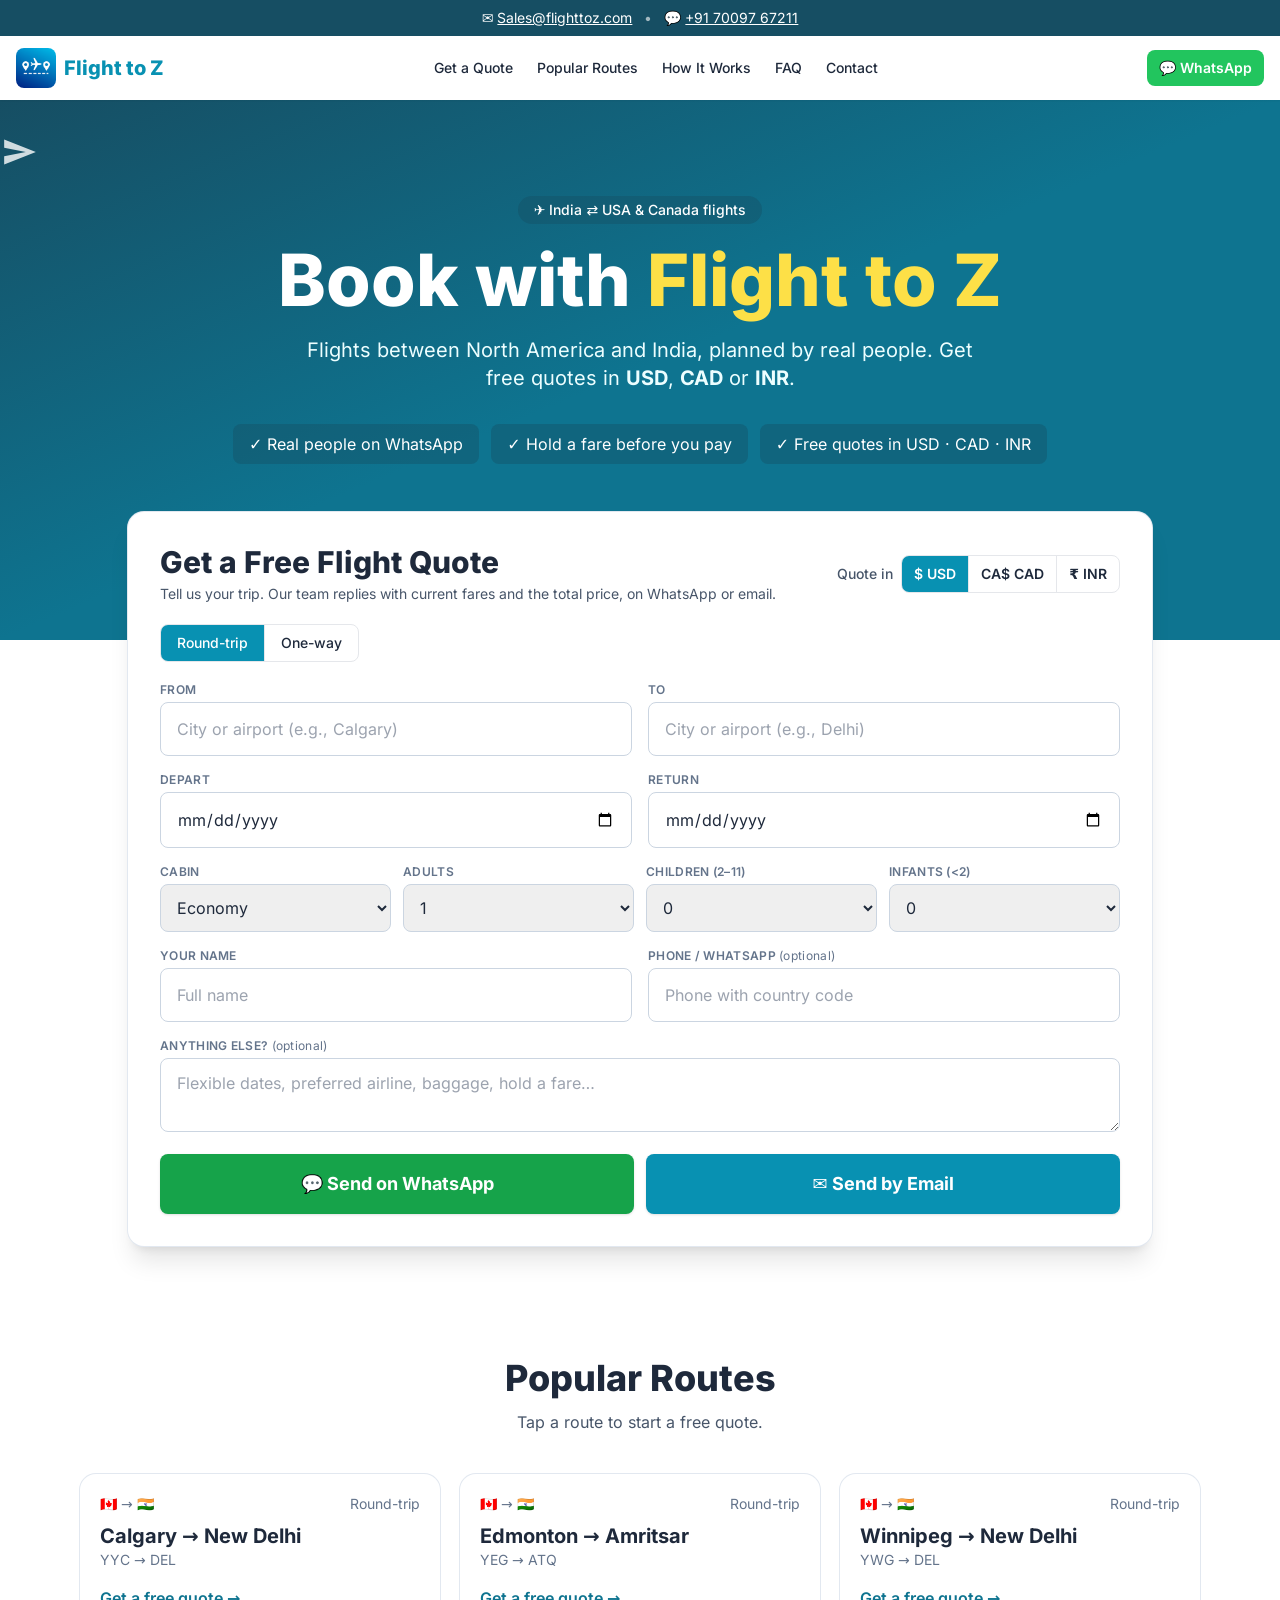
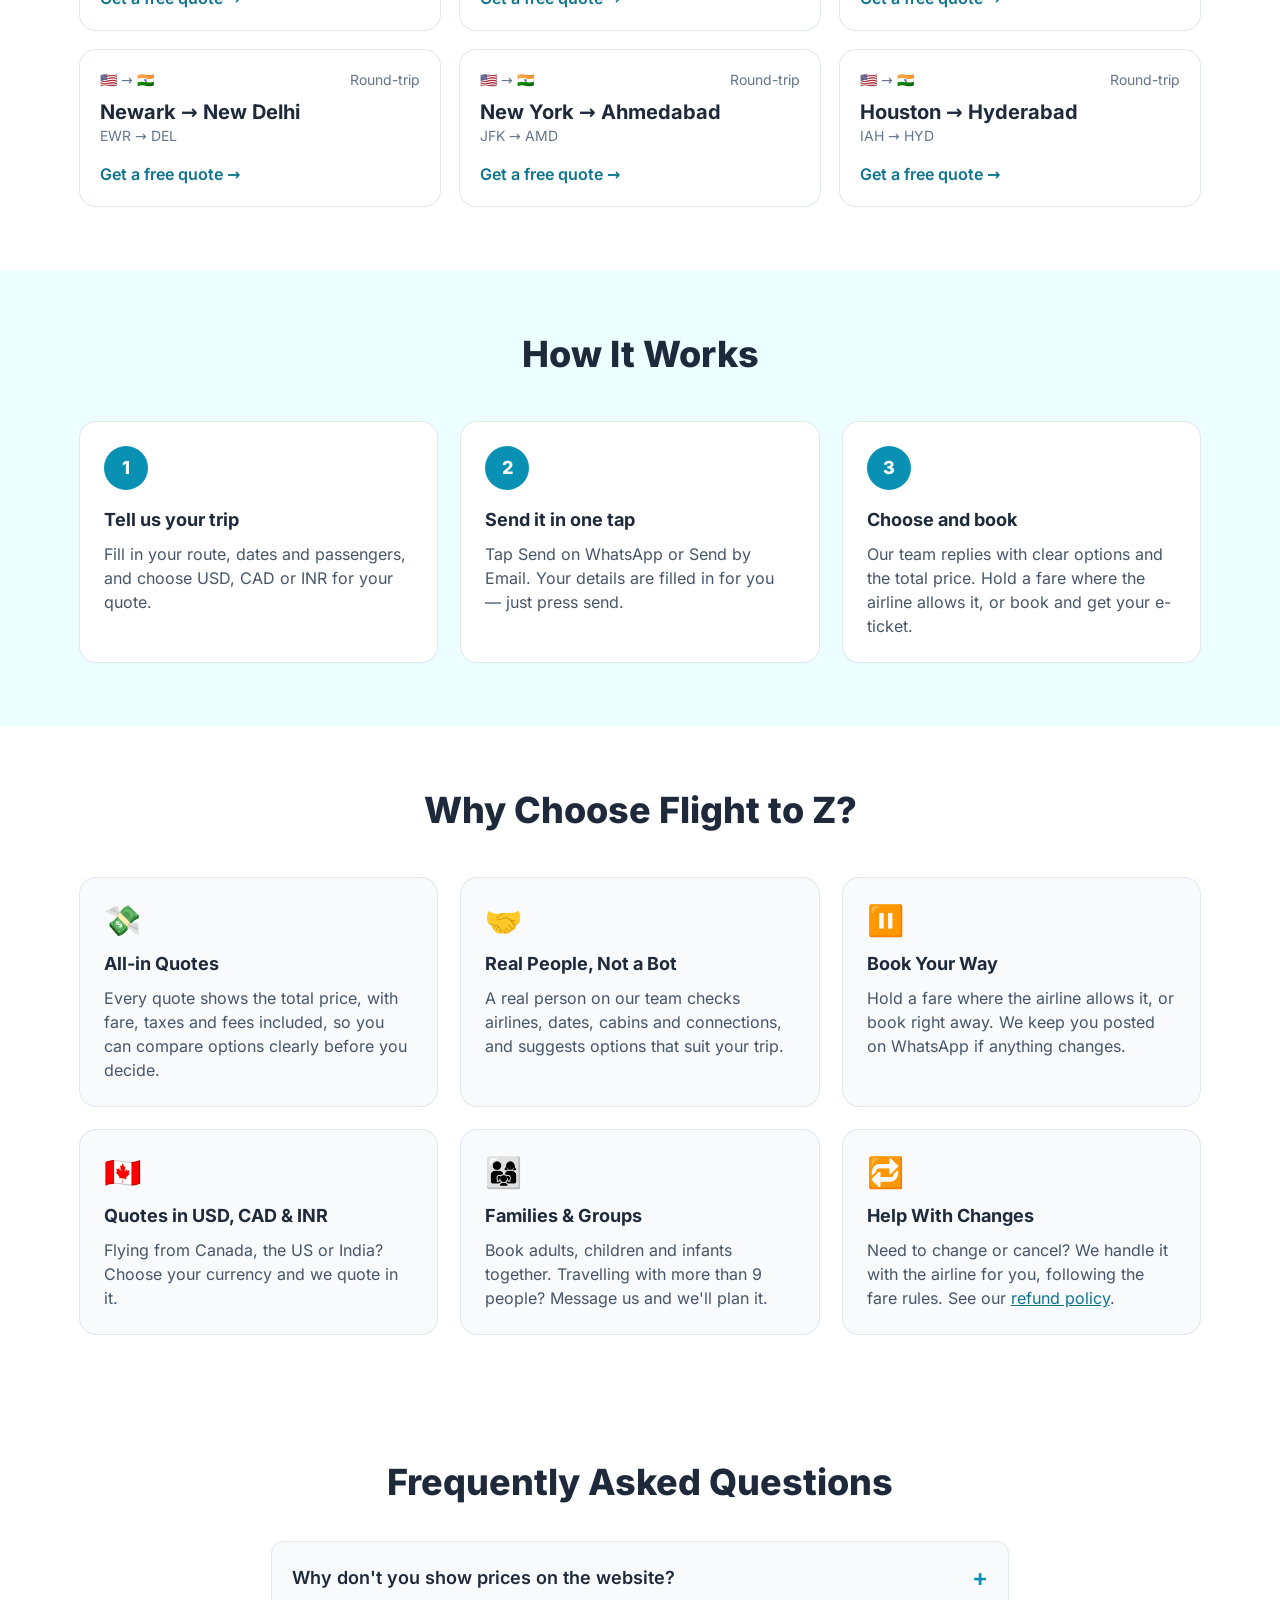
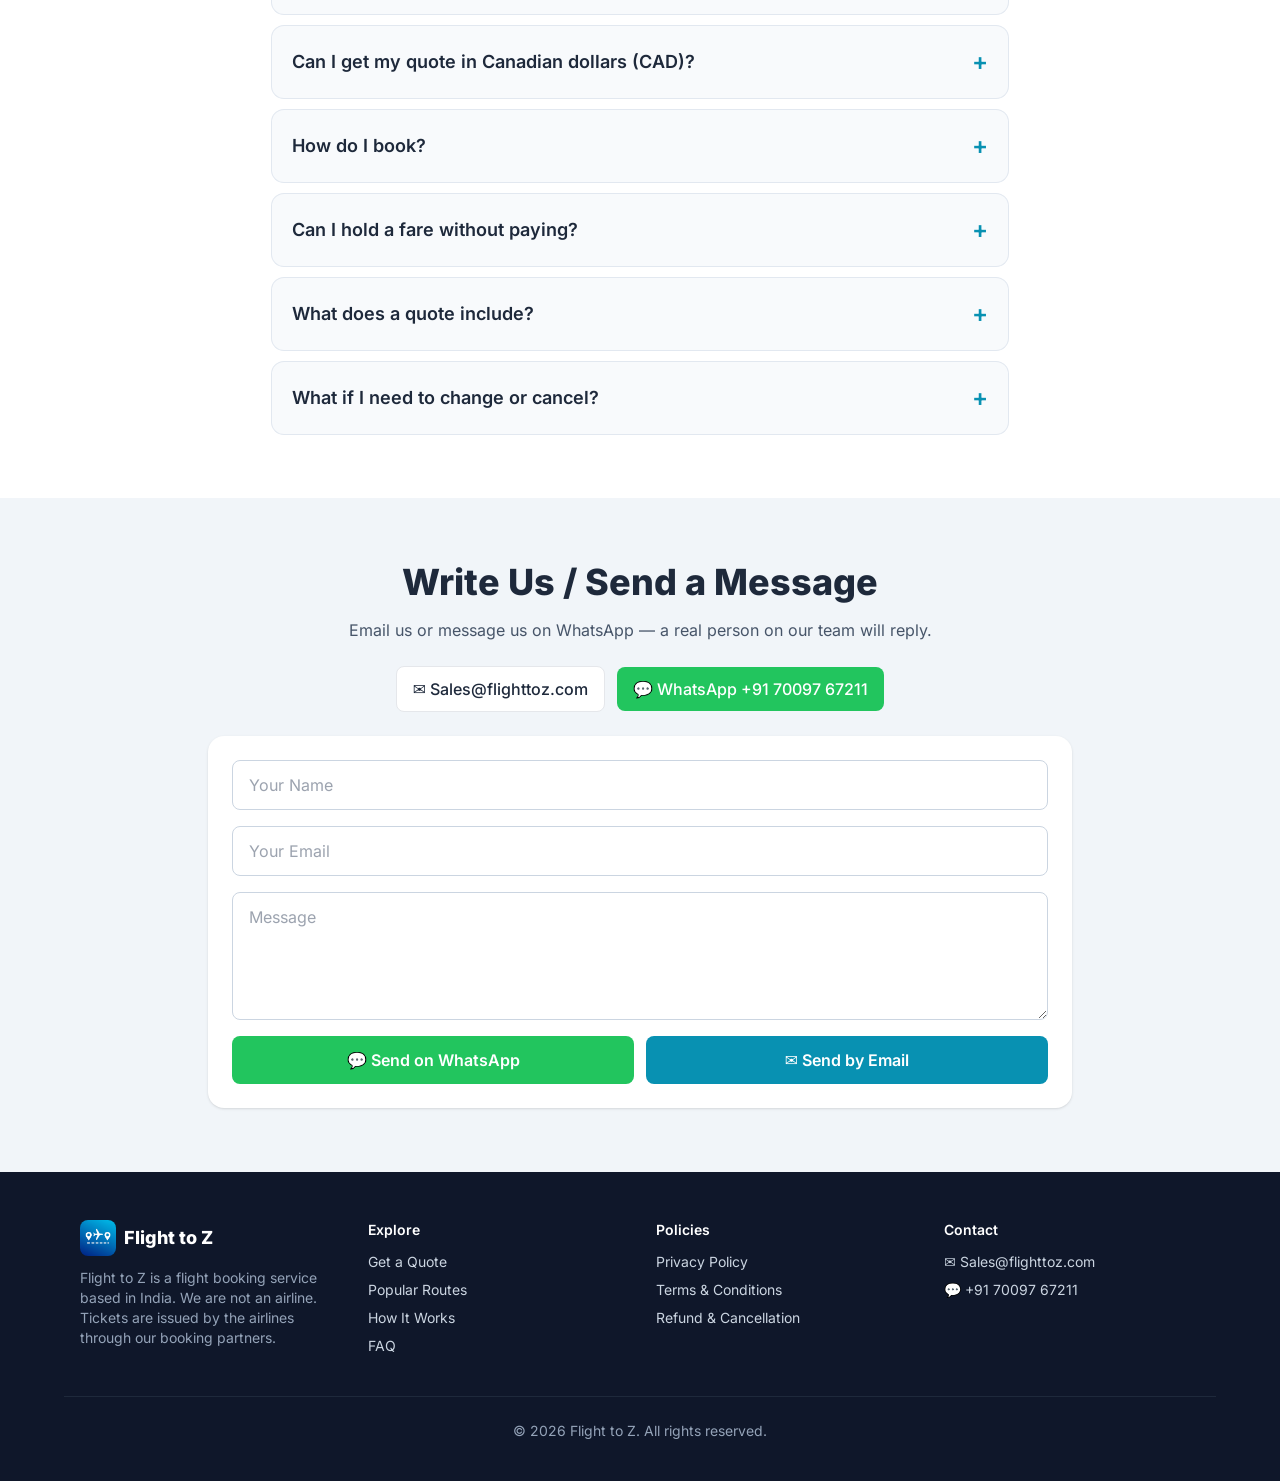
<file: index.html>
<!DOCTYPE html>
<html lang="en">
<head>
  <meta charset="UTF-8" />
  <meta name="viewport" content="width=device-width, initial-scale=1.0"/>
  <meta http-equiv="Content-Security-Policy" content="default-src 'self'; script-src 'self'; style-src 'self'; img-src 'self' data:; font-src 'self'; connect-src 'none'; object-src 'none'; frame-src 'none'; base-uri 'none'; form-action 'none'">
  <meta name="referrer" content="strict-origin-when-cross-origin">
  <title>Flight to Z – Smart Flight Booking</title>
  <meta name="description" content="Flight to Z – Flight bookings between India, the USA and Canada, planned by real people. Free quotes in USD, CAD and INR from real experts on WhatsApp or email." />
  <link rel="canonical" href="https://flighttoz.com/" />
  <link rel="icon" href="favicon.ico" />
  <meta name="theme-color" content="#0891b2" />

  <!-- Social share preview (WhatsApp, Facebook, X, LinkedIn) -->
  <meta property="og:type" content="website" />
  <meta property="og:site_name" content="Flight to Z" />
  <meta property="og:title" content="Flight to Z – Smart Flight Booking" />
  <meta property="og:description" content="Flight bookings planned by real people. Free quotes in USD, CAD and INR on WhatsApp or email." />
  <meta property="og:url" content="https://flighttoz.com/" />
  <meta property="og:image" content="https://flighttoz.com/logo.png" />
  <meta name="twitter:card" content="summary" />

  <script type="application/ld+json">
  {
    "@context": "https://schema.org",
    "@type": "TravelAgency",
    "name": "Flight to Z",
    "url": "https://flighttoz.com/",
    "logo": "https://flighttoz.com/logo.png",
    "email": "Sales@flighttoz.com",
    "telephone": "+91-70097-67211",
    "currenciesAccepted": "USD, CAD, INR"
  }
  </script>

  <link rel="preload" href="assets/fonts/inter-latin-400-normal.woff2" as="font" type="font/woff2" crossorigin>
  <link rel="stylesheet" href="assets/css/site.css">
</head>
<body class="font-sans text-slate-800 bg-white antialiased">

  <!-- Top Bar -->
  <div class="bg-brand-900 text-white text-sm text-center py-2 px-4">
    ✉️ <a href="mailto:Sales@flighttoz.com" class="underline">Sales@flighttoz.com</a>
    <span class="mx-2 opacity-60">•</span>
    💬 <a href="https://wa.me/917009767211" target="_blank" rel="noopener" class="underline">+91 70097 67211</a>
  </div>

  <!-- Header -->
  <header class="sticky top-0 z-40 bg-white/95 backdrop-blur shadow-sm">
    <div class="max-w-7xl mx-auto px-4 flex items-center justify-between h-16 gap-4">
      <a href="#home" class="flex items-center gap-2 shrink-0">
        <img src="logo-128.png" alt="Flight to Z Logo" width="40" height="40" class="h-10 w-10 rounded-lg"/>
        <span class="text-xl font-extrabold text-brand-600 whitespace-nowrap">Flight to Z</span>
      </a>
      <nav class="hidden lg:flex gap-6 text-sm font-medium">
        <a href="#search" class="hover:text-brand-600">Get a Quote</a>
        <a href="#routes" class="hover:text-brand-600">Popular Routes</a>
        <a href="#how" class="hover:text-brand-600">How It Works</a>
        <a href="#faq" class="hover:text-brand-600">FAQ</a>
        <a href="#contact" class="hover:text-brand-600">Contact</a>
      </nav>
      <div class="flex items-center gap-2">
        <a href="https://wa.me/917009767211" target="_blank" rel="noopener" class="hidden md:inline-flex items-center gap-1 bg-green-500 hover:bg-green-600 text-white text-sm font-semibold px-3 py-2 rounded-lg">💬 WhatsApp</a>
        <button id="menuBtn" class="lg:hidden p-2 rounded-lg border" aria-label="Open menu" aria-expanded="false" aria-controls="mobileNav">
          <svg class="h-6 w-6" fill="none" stroke="currentColor" stroke-width="2" viewBox="0 0 24 24"><path d="M4 6h16M4 12h16M4 18h16"/></svg>
        </button>
      </div>
    </div>
    <nav id="mobileNav" class="lg:hidden hidden border-t bg-white">
      <div class="flex flex-col px-4 py-2 text-base">
        <a href="#search" class="py-2.5">Get a Quote</a>
        <a href="#routes" class="py-2.5">Popular Routes</a>
        <a href="#how" class="py-2.5">How It Works</a>
        <a href="#faq" class="py-2.5">FAQ</a>
        <a href="#contact" class="py-2.5">Contact</a>
      </div>
    </nav>
  </header>

  <!-- Hero -->
  <section id="home" class="relative overflow-hidden bg-gradient-to-br from-brand-900 via-brand-700 to-brand-700 text-white">
    <div class="absolute top-8 left-0 animate-plane opacity-80" aria-hidden="true">
      <svg xmlns="http://www.w3.org/2000/svg" class="h-10 w-10 text-white" fill="currentColor" viewBox="0 0 24 24">
        <path d="M2.5 19.5l19-7.5-19-7.5v5l13 2.5-13 2.5v5z"/>
      </svg>
    </div>
    <div class="max-w-7xl mx-auto px-4 pt-16 pb-36 md:pt-24 md:pb-44 text-center">
      <p class="inline-block bg-brand-900/40 rounded-full px-4 py-1 text-sm font-medium mb-5">✈️ India ⇄ USA &amp; Canada flights</p>
      <h1 class="text-4xl sm:text-5xl md:text-7xl font-extrabold leading-tight">Book with <span class="text-yellow-300 whitespace-nowrap">Flight to Z</span></h1>
      <p class="mt-5 text-lg md:text-xl text-cyan-50 max-w-2xl mx-auto">Flights between North America and India, planned by real people. Get free quotes in <strong>USD</strong>, <strong>CAD</strong> or <strong>INR</strong>.</p>
      <ul class="mt-8 flex flex-wrap justify-center gap-2 md:gap-3 text-sm md:text-base">
        <li class="bg-brand-900/40 rounded-lg px-3 py-1.5 md:px-4 md:py-2">✓ Real people on WhatsApp</li>
        <li class="bg-brand-900/40 rounded-lg px-3 py-1.5 md:px-4 md:py-2">✓ Hold a fare before you pay</li>
        <li class="bg-brand-900/40 rounded-lg px-3 py-1.5 md:px-4 md:py-2">✓ Free quotes in USD · CAD · INR</li>
      </ul>
    </div>
  </section>

  <!-- Search (overlaps the hero) -->
  <section id="search" class="relative z-10 -mt-28 md:-mt-32 px-4 pb-12">
    <div class="max-w-5xl mx-auto bg-white p-5 sm:p-6 md:p-8 rounded-2xl shadow-xl ring-1 ring-slate-200">
      <div class="flex flex-wrap items-center justify-between mb-5 gap-3">
        <div>
          <h2 class="text-2xl md:text-3xl font-extrabold">Get a Free Flight Quote</h2>
          <p class="mt-1 text-sm text-slate-600">Tell us your trip. Our team replies with current fares and the total price, on WhatsApp or email.</p>
        </div>
        <div class="flex flex-wrap items-center gap-2">
          <span id="currencyLabel" class="text-sm font-medium text-slate-600 whitespace-nowrap">Quote in</span>
          <div class="inline-flex rounded-lg border overflow-hidden text-sm font-semibold" role="group" aria-labelledby="currencyLabel">
            <button type="button" class="cur-btn px-3 py-2 whitespace-nowrap" data-cur="USD" aria-pressed="false">$ USD</button>
            <button type="button" class="cur-btn px-3 py-2 border-l whitespace-nowrap" data-cur="CAD" aria-pressed="false">CA$ CAD</button>
            <button type="button" class="cur-btn px-3 py-2 border-l whitespace-nowrap" data-cur="INR" aria-pressed="false">₹ INR</button>
          </div>
        </div>
      </div>

      <div class="inline-flex rounded-lg border bg-white overflow-hidden mb-5 text-sm font-medium" role="group" aria-label="Trip type">
        <button type="button" class="trip-btn active px-4 py-2" data-trip="round" aria-pressed="true">Round-trip</button>
        <button type="button" class="trip-btn px-4 py-2 border-l" data-trip="oneway" aria-pressed="false">One-way</button>
      </div>

      <form id="flightForm" class="grid md:grid-cols-2 gap-4" novalidate>
        <div>
          <label for="from" class="block text-xs font-semibold uppercase tracking-wide text-slate-500 mb-1">From</label>
          <input id="from" list="airports" autocomplete="off" maxlength="60" placeholder="City or airport (e.g., Calgary)" class="px-4 py-3.5 rounded-lg border border-slate-300 w-full text-base focus:outline-none focus:ring-2 focus:ring-brand-500" required>
        </div>
        <div>
          <label for="to" class="block text-xs font-semibold uppercase tracking-wide text-slate-500 mb-1">To</label>
          <input id="to" list="airports" autocomplete="off" maxlength="60" placeholder="City or airport (e.g., Delhi)" class="px-4 py-3.5 rounded-lg border border-slate-300 w-full text-base focus:outline-none focus:ring-2 focus:ring-brand-500" required>
        </div>

        <div>
          <label for="depart" class="block text-xs font-semibold uppercase tracking-wide text-slate-500 mb-1">Depart</label>
          <input id="depart" type="date" class="px-4 py-3.5 rounded-lg border border-slate-300 w-full text-base focus:outline-none focus:ring-2 focus:ring-brand-500" required>
        </div>
        <div id="returnWrap">
          <label for="return" class="block text-xs font-semibold uppercase tracking-wide text-slate-500 mb-1">Return</label>
          <input id="return" type="date" class="px-4 py-3.5 rounded-lg border border-slate-300 w-full text-base focus:outline-none focus:ring-2 focus:ring-brand-500">
        </div>

        <div class="md:col-span-2 grid grid-cols-2 md:grid-cols-4 gap-3">
          <div class="col-span-2 md:col-span-1">
            <label for="cabin" class="block text-xs font-semibold uppercase tracking-wide text-slate-500 mb-1">Cabin</label>
            <select id="cabin" class="px-3 py-3 rounded-lg border border-slate-300 w-full text-base">
              <option>Economy</option>
              <option>Premium Economy</option>
              <option>Business</option>
              <option>First</option>
            </select>
          </div>
          <div>
            <label for="adult" class="block text-xs font-semibold uppercase tracking-wide text-slate-500 mb-1">Adults</label>
            <select id="adult" class="px-3 py-3 rounded-lg border border-slate-300 w-full text-base"></select>
          </div>
          <div>
            <label for="child" class="block text-xs font-semibold uppercase tracking-wide text-slate-500 mb-1">Children (2–11)</label>
            <select id="child" class="px-3 py-3 rounded-lg border border-slate-300 w-full text-base"></select>
          </div>
          <div class="col-span-2 md:col-span-1">
            <label for="infant" class="block text-xs font-semibold uppercase tracking-wide text-slate-500 mb-1">Infants (&lt;2)</label>
            <select id="infant" class="px-3 py-3 rounded-lg border border-slate-300 w-full text-base"></select>
          </div>
        </div>

        <div>
          <label for="qName" class="block text-xs font-semibold uppercase tracking-wide text-slate-500 mb-1">Your name</label>
          <input id="qName" type="text" autocomplete="name" maxlength="80" placeholder="Full name" class="px-4 py-3.5 rounded-lg border border-slate-300 w-full text-base focus:outline-none focus:ring-2 focus:ring-brand-500" required>
        </div>
        <div>
          <label for="qPhone" class="block text-xs font-semibold uppercase tracking-wide text-slate-500 mb-1">Phone / WhatsApp <span class="normal-case font-normal">(optional)</span></label>
          <input id="qPhone" type="tel" autocomplete="tel" maxlength="20" placeholder="Phone with country code" class="px-4 py-3.5 rounded-lg border border-slate-300 w-full text-base focus:outline-none focus:ring-2 focus:ring-brand-500">
        </div>
        <div class="md:col-span-2">
          <label for="qNotes" class="block text-xs font-semibold uppercase tracking-wide text-slate-500 mb-1">Anything else? <span class="normal-case font-normal">(optional)</span></label>
          <textarea id="qNotes" maxlength="500" rows="2" placeholder="Flexible dates, preferred airline, baggage, hold a fare…" class="px-4 py-3 rounded-lg border border-slate-300 w-full text-base focus:outline-none focus:ring-2 focus:ring-brand-500"></textarea>
        </div>

        <p id="formError" class="md:col-span-2 hidden text-sm text-red-600 bg-red-50 border border-red-200 rounded-lg px-3 py-2" role="alert"></p>

        <div class="md:col-span-2 grid sm:grid-cols-2 gap-3">
          <button type="submit" data-via="whatsapp" class="w-full bg-green-600 hover:bg-green-700 text-white py-4 rounded-lg font-bold text-lg shadow">💬 Send on WhatsApp</button>
          <button type="submit" data-via="email" class="w-full bg-brand-600 hover:bg-brand-700 text-white py-4 rounded-lg font-bold text-lg shadow">✉️ Send by Email</button>
        </div>
      </form>

      <datalist id="airports"></datalist>

      <div id="quoteSent" class="hidden mt-6 rounded-xl bg-green-50 border border-green-200 p-4 text-green-900" role="status" aria-live="polite">
        <p class="font-semibold">✅ Almost done!</p>
        <p id="quoteSentText" class="mt-1 text-sm"></p>
      </div>
    </div>
  </section>

  <!-- Popular Routes -->
  <section id="routes" class="py-16 bg-white">
    <div class="max-w-6xl mx-auto px-4">
      <div class="text-center mb-10">
        <h2 class="text-3xl md:text-4xl font-extrabold">Popular Routes</h2>
        <p class="mt-3 text-slate-600">Tap a route to start a free quote.</p>
      </div>
      <div id="routeGrid" class="grid sm:grid-cols-2 lg:grid-cols-3 gap-5"></div>
    </div>
  </section>

  <!-- How it works -->
  <section id="how" class="py-16 bg-brand-50">
    <div class="max-w-6xl mx-auto px-4">
      <h2 class="text-3xl md:text-4xl font-extrabold text-center mb-12">How It Works</h2>
      <ol class="grid md:grid-cols-3 gap-6">
        <li class="bg-white rounded-2xl p-6 shadow-sm ring-1 ring-slate-200">
          <span class="inline-flex h-11 w-11 items-center justify-center rounded-full bg-brand-600 text-white font-extrabold text-lg">1</span>
          <h3 class="mt-4 text-lg font-bold">Tell us your trip</h3>
          <p class="mt-2 text-slate-600">Fill in your route, dates and passengers, and choose USD, CAD or INR for your quote.</p>
        </li>
        <li class="bg-white rounded-2xl p-6 shadow-sm ring-1 ring-slate-200">
          <span class="inline-flex h-11 w-11 items-center justify-center rounded-full bg-brand-600 text-white font-extrabold text-lg">2</span>
          <h3 class="mt-4 text-lg font-bold">Send it in one tap</h3>
          <p class="mt-2 text-slate-600">Tap Send on WhatsApp or Send by Email. Your details are filled in for you — just press send.</p>
        </li>
        <li class="bg-white rounded-2xl p-6 shadow-sm ring-1 ring-slate-200">
          <span class="inline-flex h-11 w-11 items-center justify-center rounded-full bg-brand-600 text-white font-extrabold text-lg">3</span>
          <h3 class="mt-4 text-lg font-bold">Choose and book</h3>
          <p class="mt-2 text-slate-600">Our team replies with clear options and the total price. Hold a fare where the airline allows it, or book and get your e-ticket.</p>
        </li>
      </ol>
    </div>
  </section>

  <!-- Why Choose -->
  <section id="why" class="py-16 bg-white">
    <div class="max-w-6xl mx-auto px-4">
      <h2 class="text-3xl md:text-4xl font-extrabold text-center mb-12">Why Choose Flight to Z?</h2>
      <div class="grid sm:grid-cols-2 lg:grid-cols-3 gap-6">
        <div class="p-6 bg-slate-50 rounded-2xl ring-1 ring-slate-200">
          <div class="text-3xl">💸</div>
          <h3 class="mt-3 font-bold text-lg">All-in Quotes</h3>
          <p class="mt-2 text-slate-600">Every quote shows the total price, with fare, taxes and fees included, so you can compare options clearly before you decide.</p>
        </div>
        <div class="p-6 bg-slate-50 rounded-2xl ring-1 ring-slate-200">
          <div class="text-3xl">🤝</div>
          <h3 class="mt-3 font-bold text-lg">Real People, Not a Bot</h3>
          <p class="mt-2 text-slate-600">A real person on our team checks airlines, dates, cabins and connections, and suggests options that suit your trip.</p>
        </div>
        <div class="p-6 bg-slate-50 rounded-2xl ring-1 ring-slate-200">
          <div class="text-3xl">⏸️</div>
          <h3 class="mt-3 font-bold text-lg">Book Your Way</h3>
          <p class="mt-2 text-slate-600">Hold a fare where the airline allows it, or book right away. We keep you posted on WhatsApp if anything changes.</p>
        </div>
        <div class="p-6 bg-slate-50 rounded-2xl ring-1 ring-slate-200">
          <div class="text-3xl">🇨🇦</div>
          <h3 class="mt-3 font-bold text-lg">Quotes in USD, CAD &amp; INR</h3>
          <p class="mt-2 text-slate-600">Flying from Canada, the US or India? Choose your currency and we quote in it.</p>
        </div>
        <div class="p-6 bg-slate-50 rounded-2xl ring-1 ring-slate-200">
          <div class="text-3xl">👨‍👩‍👧</div>
          <h3 class="mt-3 font-bold text-lg">Families &amp; Groups</h3>
          <p class="mt-2 text-slate-600">Book adults, children and infants together. Travelling with more than 9 people? Message us and we'll plan it.</p>
        </div>
        <div class="p-6 bg-slate-50 rounded-2xl ring-1 ring-slate-200">
          <div class="text-3xl">🔁</div>
          <h3 class="mt-3 font-bold text-lg">Help With Changes</h3>
          <p class="mt-2 text-slate-600">Need to change or cancel? We handle it with the airline for you, following the fare rules. See our <a href="refund.html" class="text-brand-700 underline">refund policy</a>.</p>
        </div>
      </div>
    </div>
  </section>

  <!-- FAQ -->
  <section id="faq" class="py-16 bg-white">
    <div class="max-w-3xl mx-auto px-4">
      <h2 class="text-3xl md:text-4xl font-extrabold text-center mb-10">Frequently Asked Questions</h2>
      <div class="space-y-3">
        <details class="group rounded-xl ring-1 ring-slate-200 bg-slate-50 p-5">
          <summary class="flex items-center justify-between gap-4 font-semibold text-lg">Why don't you show prices on the website?<span class="faq-plus text-2xl text-brand-600 transition-transform">+</span></summary>
          <p class="mt-3 text-slate-600">Airline fares change many times a day, so a price on a website is often out of date. Send us your trip details and our team replies with current fares, taxes included, on WhatsApp or email.</p>
        </details>
        <details class="group rounded-xl ring-1 ring-slate-200 bg-slate-50 p-5">
          <summary class="flex items-center justify-between gap-4 font-semibold text-lg">Can I get my quote in Canadian dollars (CAD)?<span class="faq-plus text-2xl text-brand-600 transition-transform">+</span></summary>
          <p class="mt-3 text-slate-600">Yes. Choose USD, CAD or INR in the quote form and we will quote in that currency.</p>
        </details>
        <details class="group rounded-xl ring-1 ring-slate-200 bg-slate-50 p-5">
          <summary class="flex items-center justify-between gap-4 font-semibold text-lg">How do I book?<span class="faq-plus text-2xl text-brand-600 transition-transform">+</span></summary>
          <p class="mt-3 text-slate-600">Fill in the quote form and tap <strong>Send on WhatsApp</strong> or <strong>Send by Email</strong>. Your trip details are filled in for you, so just press send. Our team replies with options; once you choose, we share the payment details and issue your e-ticket.</p>
        </details>
        <details class="group rounded-xl ring-1 ring-slate-200 bg-slate-50 p-5">
          <summary class="flex items-center justify-between gap-4 font-semibold text-lg">Can I hold a fare without paying?<span class="faq-plus text-2xl text-brand-600 transition-transform">+</span></summary>
          <p class="mt-3 text-slate-600">Where the airline allows it, yes. Mention it in your request and we'll try to hold the fare for a limited time. Held fares are not guaranteed until the ticket is issued.</p>
        </details>
        <details class="group rounded-xl ring-1 ring-slate-200 bg-slate-50 p-5">
          <summary class="flex items-center justify-between gap-4 font-semibold text-lg">What does a quote include?<span class="faq-plus text-2xl text-brand-600 transition-transform">+</span></summary>
          <p class="mt-3 text-slate-600">One total price: the fare, taxes, airline fees, our service fee and any card fee. For trips starting in Canada, we show the total in CAD first. Fares can change until the ticket is issued.</p>
        </details>
        <details class="group rounded-xl ring-1 ring-slate-200 bg-slate-50 p-5">
          <summary class="flex items-center justify-between gap-4 font-semibold text-lg">What if I need to change or cancel?<span class="faq-plus text-2xl text-brand-600 transition-transform">+</span></summary>
          <p class="mt-3 text-slate-600">Message us with your booking reference. Changes and refunds follow the airline's fare rules. Read our <a href="refund.html" class="text-brand-700 underline">Refund &amp; Cancellation Policy</a>.</p>
        </details>
      </div>
    </div>
  </section>

  <!-- Contact -->
  <section id="contact" class="py-16 bg-slate-100">
    <div class="max-w-4xl mx-auto px-4 text-center">
      <h2 class="text-3xl md:text-4xl font-extrabold mb-4">Write Us / Send a Message</h2>
      <p class="text-slate-600 mb-6">Email us or message us on WhatsApp — a real person on our team will reply.</p>
      <div class="flex flex-col md:flex-row items-center justify-center gap-3 mb-6">
        <a href="mailto:Sales@flighttoz.com" class="px-4 py-2.5 rounded-lg bg-white border hover:bg-slate-50 font-medium">✉️ Sales@flighttoz.com</a>
        <a href="https://wa.me/917009767211" target="_blank" rel="noopener" class="px-4 py-2.5 rounded-lg bg-green-500 text-white hover:bg-green-600 font-medium">💬 WhatsApp +91 70097 67211</a>
      </div>
      <form id="contactForm" class="grid grid-cols-1 gap-4 bg-white p-6 rounded-2xl shadow text-left">
        <label for="cName" class="sr-only">Your Name</label>
        <input id="cName" name="name" type="text" autocomplete="name" maxlength="80" placeholder="Your Name" class="px-4 py-3 rounded-lg border border-slate-300 text-base" required>
        <label for="cEmail" class="sr-only">Your Email</label>
        <input id="cEmail" name="email" type="email" autocomplete="email" maxlength="120" placeholder="Your Email" class="px-4 py-3 rounded-lg border border-slate-300 text-base" required>
        <label for="cMsg" class="sr-only">Message</label>
        <textarea id="cMsg" name="message" maxlength="1000" placeholder="Message" class="px-4 py-3 rounded-lg border border-slate-300 h-32 text-base" required></textarea>
        <div class="grid md:grid-cols-2 gap-3">
          <button type="submit" data-via="whatsapp" class="bg-green-500 text-white py-3 rounded-lg hover:bg-green-600 font-semibold">💬 Send on WhatsApp</button>
          <button type="submit" data-via="email" class="bg-brand-600 text-white py-3 rounded-lg hover:bg-brand-700 font-semibold">✉️ Send by Email</button>
        </div>
      </form>
    </div>
  </section>

  <!-- Footer -->
  <footer class="bg-slate-900 text-slate-300 text-sm pt-12 pb-24 md:pb-10">
    <div class="max-w-6xl mx-auto px-4 grid gap-8 sm:grid-cols-2 lg:grid-cols-4">
      <div>
        <a href="#home" class="flex items-center gap-2">
          <img src="logo-128.png" alt="" width="36" height="36" class="h-9 w-9 rounded-lg"/>
          <span class="text-lg font-extrabold text-white">Flight to Z</span>
        </a>
        <p class="mt-3 text-slate-400">Flight to Z is a flight booking service based in India. We are not an airline. Tickets are issued by the airlines through our booking partners.</p>
      </div>
      <div>
        <h3 class="text-white font-semibold mb-3">Explore</h3>
        <ul class="space-y-2">
          <li><a href="#search" class="hover:text-white">Get a Quote</a></li>
          <li><a href="#routes" class="hover:text-white">Popular Routes</a></li>
          <li><a href="#how" class="hover:text-white">How It Works</a></li>
          <li><a href="#faq" class="hover:text-white">FAQ</a></li>
        </ul>
      </div>
      <div>
        <h3 class="text-white font-semibold mb-3">Policies</h3>
        <ul class="space-y-2">
          <li><a href="privacy.html" class="hover:text-white">Privacy Policy</a></li>
          <li><a href="terms.html" class="hover:text-white">Terms &amp; Conditions</a></li>
          <li><a href="refund.html" class="hover:text-white">Refund &amp; Cancellation</a></li>
        </ul>
      </div>
      <div>
        <h3 class="text-white font-semibold mb-3">Contact</h3>
        <ul class="space-y-2">
          <li>✉️ <a href="mailto:Sales@flighttoz.com" class="hover:text-white">Sales@flighttoz.com</a></li>
          <li>💬 <a href="https://wa.me/917009767211" target="_blank" rel="noopener" class="hover:text-white">+91 70097 67211</a></li>
        </ul>
      </div>
    </div>
    <p class="max-w-6xl mx-auto px-4 mt-10 pt-6 border-t border-slate-800 text-center text-slate-400">© <span id="year"></span> Flight to Z. All rights reserved.</p>
  </footer>

  <!-- Floating WhatsApp button -->
  <a href="https://wa.me/917009767211" target="_blank" rel="noopener" aria-label="Chat with us on WhatsApp"
     class="fixed bottom-4 right-4 z-50 flex h-12 w-12 items-center justify-center rounded-full bg-green-500 text-white shadow-lg hover:bg-green-600 md:hidden">
    <svg class="h-6 w-6" viewBox="0 0 24 24" fill="currentColor" aria-hidden="true"><path d="M12 2a10 10 0 0 0-8.6 15.1L2 22l5-1.3A10 10 0 1 0 12 2zm0 18.2a8.2 8.2 0 0 1-4.2-1.2l-.3-.2-3 .8.8-2.9-.2-.3A8.2 8.2 0 1 1 12 20.2zm4.5-6.1c-.2-.1-1.5-.7-1.7-.8-.2-.1-.4-.1-.6.1l-.8 1c-.1.2-.3.2-.5.1a6.7 6.7 0 0 1-3.3-2.9c-.3-.4.2-.4.6-1.3.1-.2 0-.3 0-.4l-.8-1.8c-.2-.5-.4-.4-.6-.4h-.5a1 1 0 0 0-.7.3 3 3 0 0 0-.9 2.2 5.2 5.2 0 0 0 1.1 2.7 11.8 11.8 0 0 0 4.5 4c1.7.7 2.3.8 3.2.6a2.7 2.7 0 0 0 1.8-1.3 2.2 2.2 0 0 0 .2-1.3c-.1-.1-.3-.2-.5-.3z"/></svg>
  </a>

  <!-- Scripts -->
  <script src="assets/js/app.js"></script>
</body>
</html>
</file>
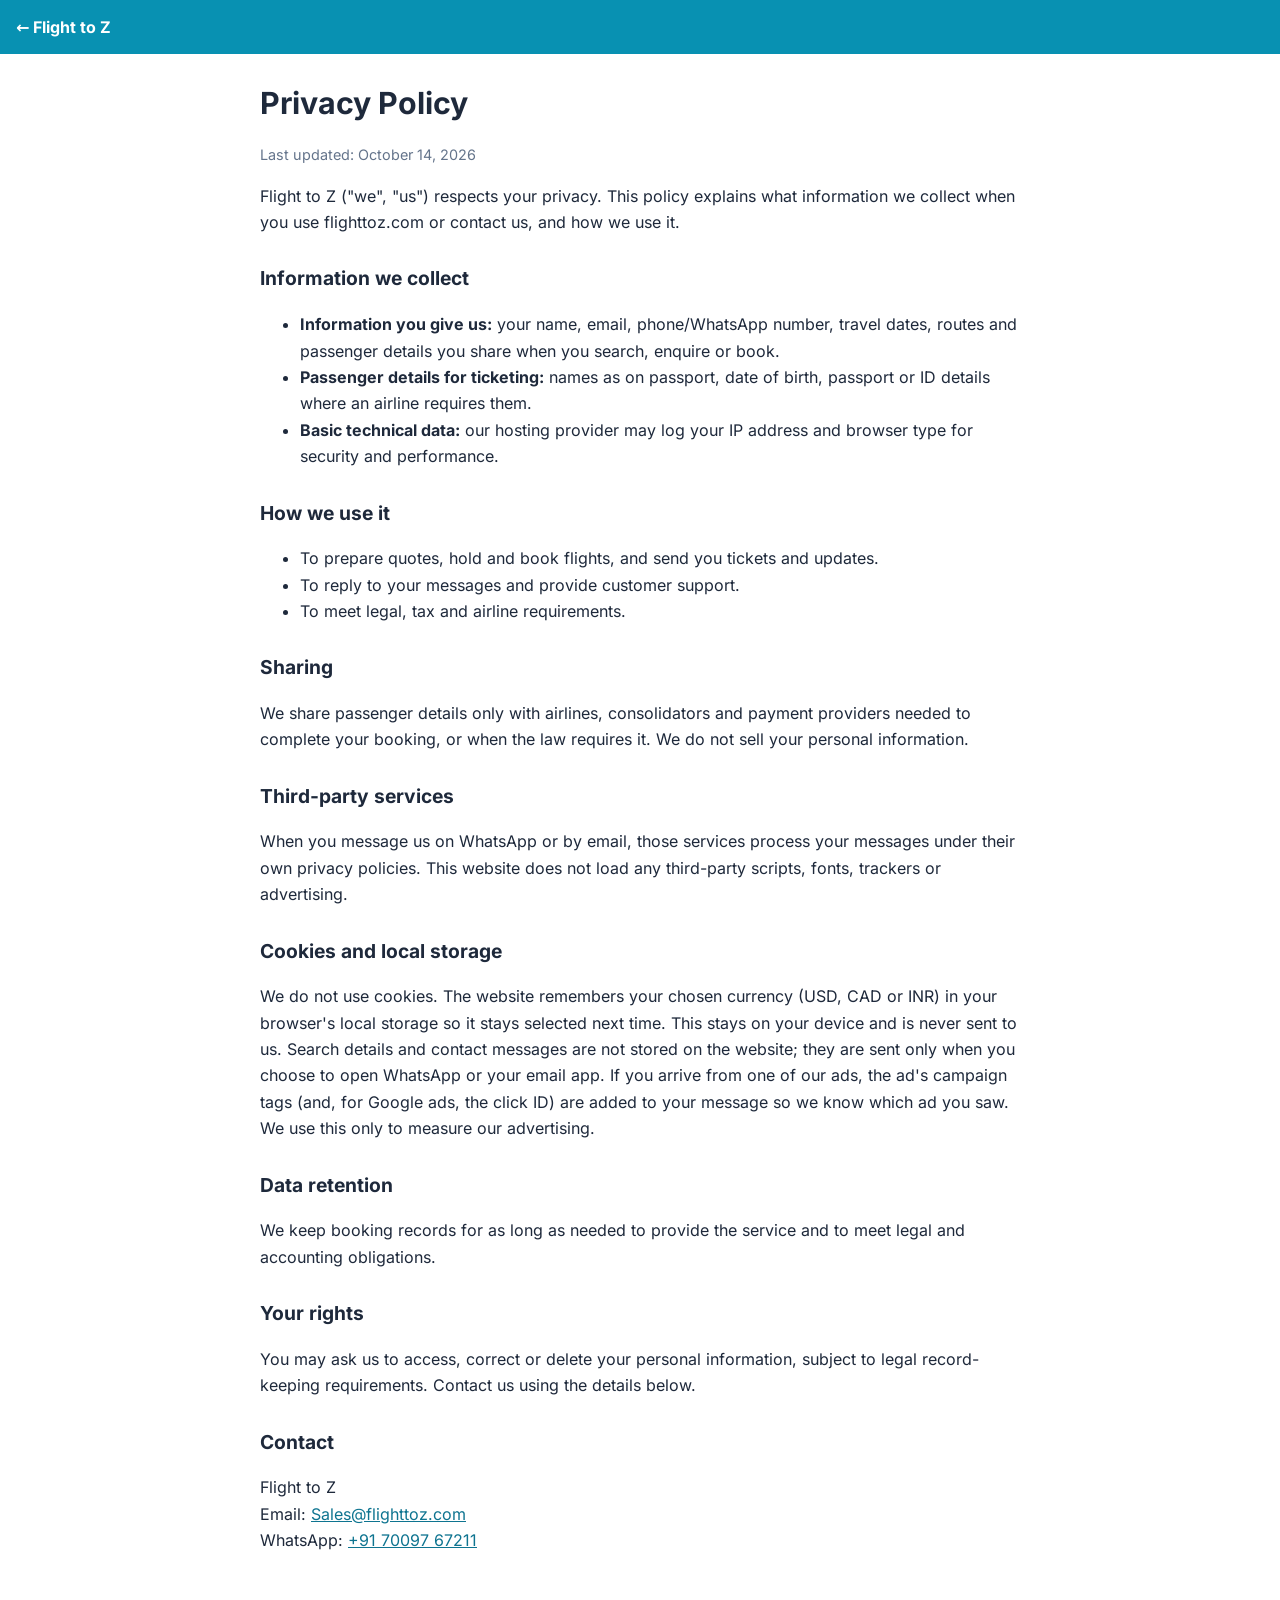
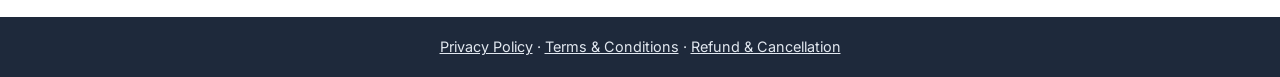
<file: privacy.html>
<!DOCTYPE html>
<html lang="en">
<head>
  <meta charset="UTF-8" />
  <meta name="viewport" content="width=device-width, initial-scale=1.0"/>
  <meta http-equiv="Content-Security-Policy" content="default-src 'self'; script-src 'none'; style-src 'self'; img-src 'self' data:; font-src 'self'; connect-src 'none'; object-src 'none'; frame-src 'none'; base-uri 'none'; form-action 'none'">
  <meta name="referrer" content="strict-origin-when-cross-origin">
  <title>Privacy Policy – Flight to Z</title>
  <meta name="description" content="Privacy Policy for Flight to Z (flighttoz.com)." />
  <link rel="canonical" href="https://flighttoz.com/privacy.html" />
  <link rel="icon" href="favicon.ico" />
  <link rel="stylesheet" href="assets/css/legal.css">
</head>
<body>
  <header><a href="index.html">← Flight to Z</a></header>
  <main>
    <h1>Privacy Policy</h1>
    <p class="muted">Last updated: October 14, 2026</p>

    <p>Flight to Z ("we", "us") respects your privacy. This policy explains what information we collect when you use flighttoz.com or contact us, and how we use it.</p>
    <h2>Information we collect</h2>
    <ul>
      <li><strong>Information you give us:</strong> your name, email, phone/WhatsApp number, travel dates, routes and passenger details you share when you search, enquire or book.</li>
      <li><strong>Passenger details for ticketing:</strong> names as on passport, date of birth, passport or ID details where an airline requires them.</li>
      <li><strong>Basic technical data:</strong> our hosting provider may log your IP address and browser type for security and performance.</li>
    </ul>
    <h2>How we use it</h2>
    <ul>
      <li>To prepare quotes, hold and book flights, and send you tickets and updates.</li>
      <li>To reply to your messages and provide customer support.</li>
      <li>To meet legal, tax and airline requirements.</li>
    </ul>
    <h2>Sharing</h2>
    <p>We share passenger details only with airlines, consolidators and payment providers needed to complete your booking, or when the law requires it. We do not sell your personal information.</p>
    <h2>Third-party services</h2>
    <p>When you message us on WhatsApp or by email, those services process your messages under their own privacy policies. This website does not load any third-party scripts, fonts, trackers or advertising.</p>
    <h2>Cookies and local storage</h2>
    <p>We do not use cookies. The website remembers your chosen currency (USD, CAD or INR) in your browser's local storage so it stays selected next time. This stays on your device and is never sent to us. Search details and contact messages are not stored on the website; they are sent only when you choose to open WhatsApp or your email app. If you arrive from one of our ads, the ad's campaign tags (and, for Google ads, the click ID) are added to your message so we know which ad you saw. We use this only to measure our advertising.</p>
    <h2>Data retention</h2>
    <p>We keep booking records for as long as needed to provide the service and to meet legal and accounting obligations.</p>
    <h2>Your rights</h2>
    <p>You may ask us to access, correct or delete your personal information, subject to legal record-keeping requirements. Contact us using the details below.</p>

    <h2>Contact</h2>
    <p>Flight to Z<br>Email: <a href="mailto:Sales@flighttoz.com">Sales@flighttoz.com</a><br>WhatsApp: <a href="https://wa.me/917009767211">+91 70097 67211</a></p>
  </main>
  <footer>
    <a href="privacy.html">Privacy Policy</a> · <a href="terms.html">Terms &amp; Conditions</a> · <a href="refund.html">Refund &amp; Cancellation</a>
  </footer>
</body>
</html>
</file>
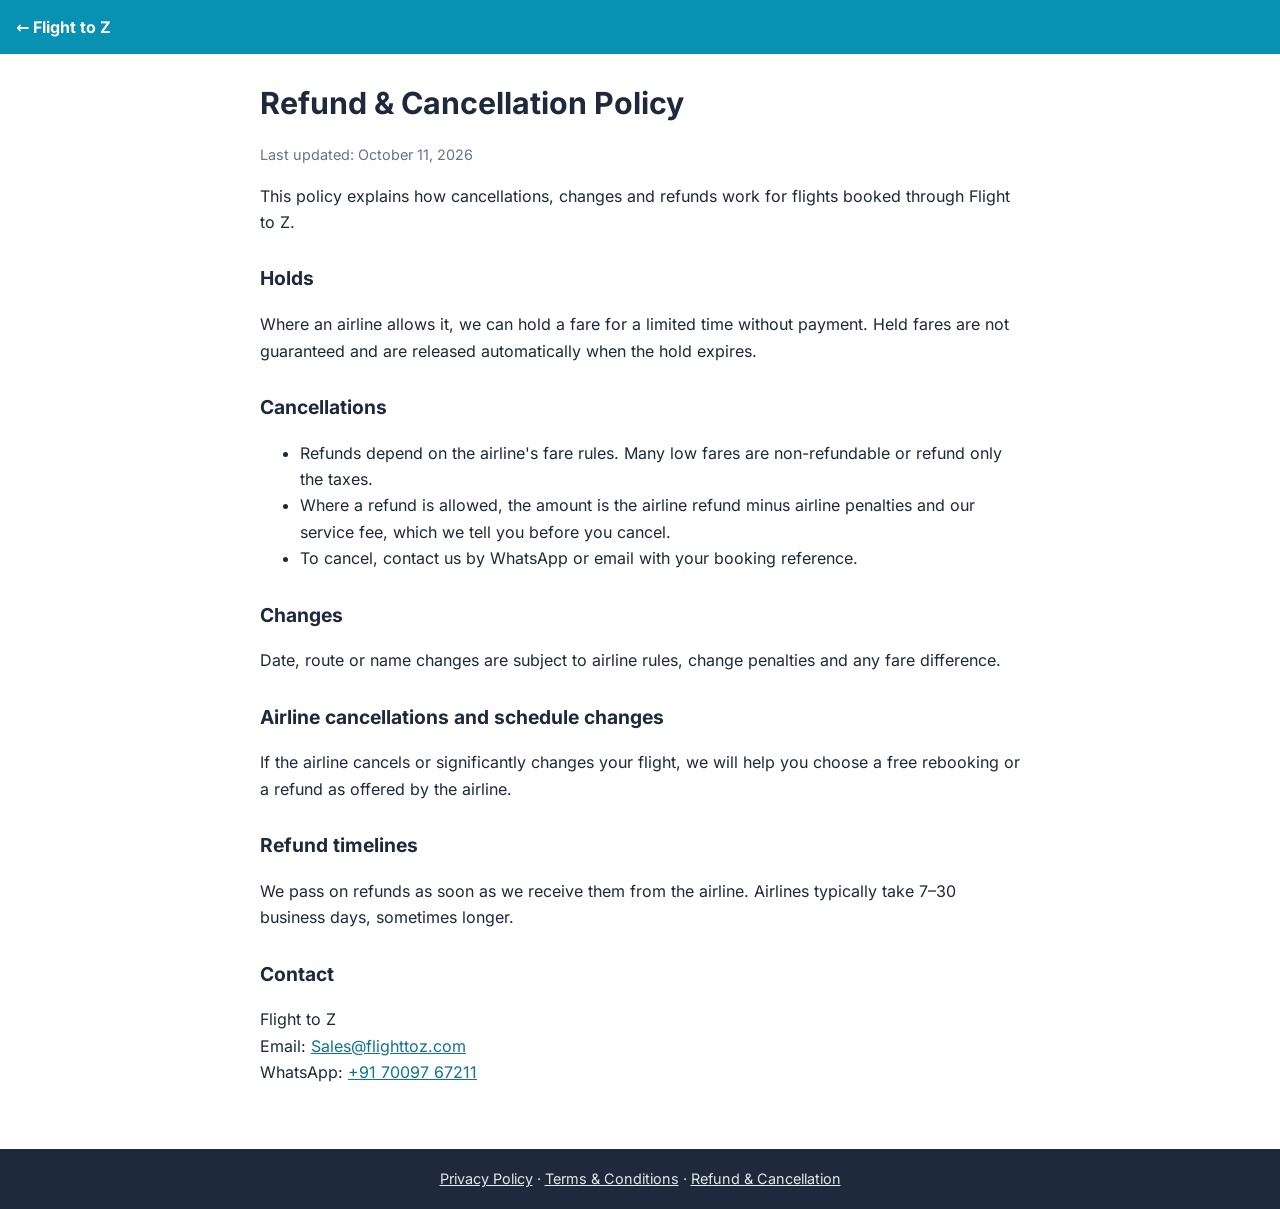
<file: refund.html>
<!DOCTYPE html>
<html lang="en">
<head>
  <meta charset="UTF-8" />
  <meta name="viewport" content="width=device-width, initial-scale=1.0"/>
  <meta http-equiv="Content-Security-Policy" content="default-src 'self'; script-src 'none'; style-src 'self'; img-src 'self' data:; font-src 'self'; connect-src 'none'; object-src 'none'; frame-src 'none'; base-uri 'none'; form-action 'none'">
  <meta name="referrer" content="strict-origin-when-cross-origin">
  <title>Refund &amp; Cancellation Policy – Flight to Z</title>
  <meta name="description" content="Refund &amp; Cancellation Policy for Flight to Z (flighttoz.com)." />
  <link rel="canonical" href="https://flighttoz.com/refund.html" />
  <link rel="icon" href="favicon.ico" />
  <link rel="stylesheet" href="assets/css/legal.css">
</head>
<body>
  <header><a href="index.html">← Flight to Z</a></header>
  <main>
    <h1>Refund &amp; Cancellation Policy</h1>
    <p class="muted">Last updated: October 11, 2026</p>

    <p>This policy explains how cancellations, changes and refunds work for flights booked through Flight to Z.</p>
    <h2>Holds</h2>
    <p>Where an airline allows it, we can hold a fare for a limited time without payment. Held fares are not guaranteed and are released automatically when the hold expires.</p>
    <h2>Cancellations</h2>
    <ul>
      <li>Refunds depend on the airline's fare rules. Many low fares are non-refundable or refund only the taxes.</li>
      <li>Where a refund is allowed, the amount is the airline refund minus airline penalties and our service fee, which we tell you before you cancel.</li>
      <li>To cancel, contact us by WhatsApp or email with your booking reference.</li>
    </ul>
    <h2>Changes</h2>
    <p>Date, route or name changes are subject to airline rules, change penalties and any fare difference.</p>
    <h2>Airline cancellations and schedule changes</h2>
    <p>If the airline cancels or significantly changes your flight, we will help you choose a free rebooking or a refund as offered by the airline.</p>
    <h2>Refund timelines</h2>
    <p>We pass on refunds as soon as we receive them from the airline. Airlines typically take 7–30 business days, sometimes longer.</p>

    <h2>Contact</h2>
    <p>Flight to Z<br>Email: <a href="mailto:Sales@flighttoz.com">Sales@flighttoz.com</a><br>WhatsApp: <a href="https://wa.me/917009767211">+91 70097 67211</a></p>
  </main>
  <footer>
    <a href="privacy.html">Privacy Policy</a> · <a href="terms.html">Terms &amp; Conditions</a> · <a href="refund.html">Refund &amp; Cancellation</a>
  </footer>
</body>
</html>
</file>
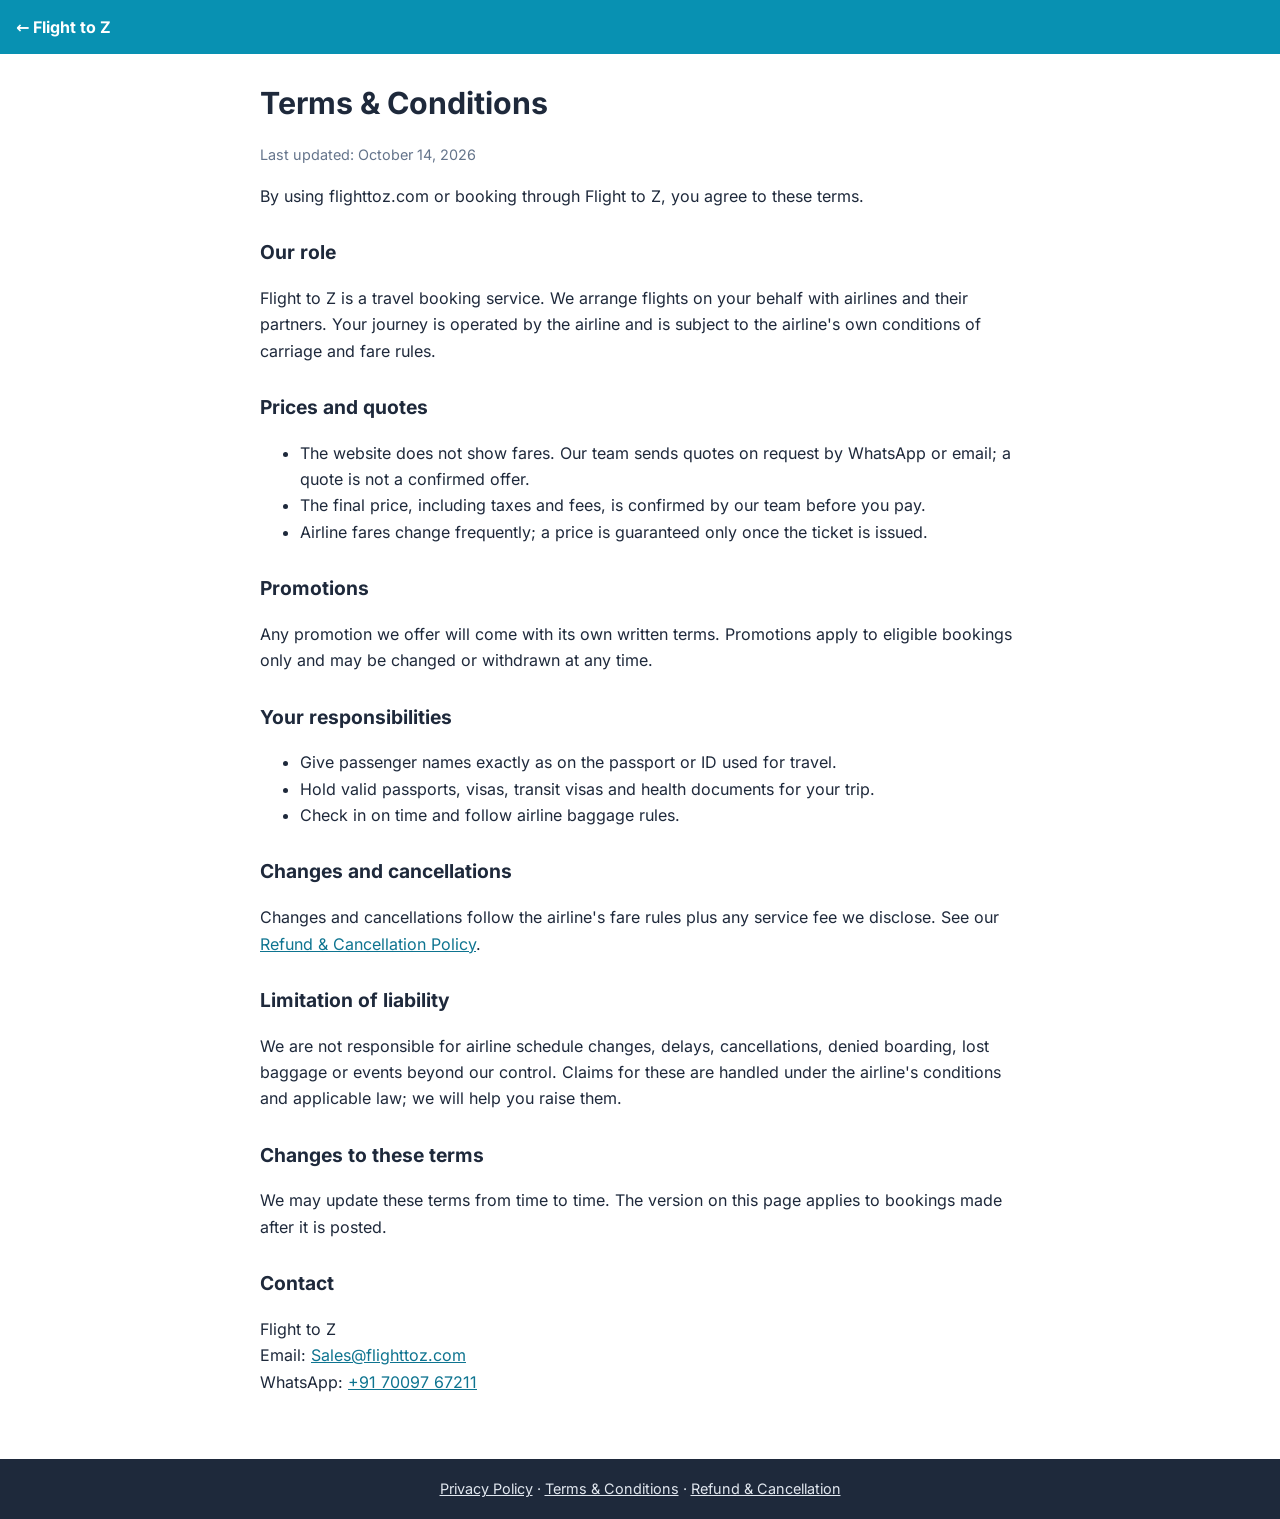
<file: terms.html>
<!DOCTYPE html>
<html lang="en">
<head>
  <meta charset="UTF-8" />
  <meta name="viewport" content="width=device-width, initial-scale=1.0"/>
  <meta http-equiv="Content-Security-Policy" content="default-src 'self'; script-src 'none'; style-src 'self'; img-src 'self' data:; font-src 'self'; connect-src 'none'; object-src 'none'; frame-src 'none'; base-uri 'none'; form-action 'none'">
  <meta name="referrer" content="strict-origin-when-cross-origin">
  <title>Terms &amp; Conditions – Flight to Z</title>
  <meta name="description" content="Terms &amp; Conditions for Flight to Z (flighttoz.com)." />
  <link rel="canonical" href="https://flighttoz.com/terms.html" />
  <link rel="icon" href="favicon.ico" />
  <link rel="stylesheet" href="assets/css/legal.css">
</head>
<body>
  <header><a href="index.html">← Flight to Z</a></header>
  <main>
    <h1>Terms &amp; Conditions</h1>
    <p class="muted">Last updated: October 14, 2026</p>

    <p>By using flighttoz.com or booking through Flight to Z, you agree to these terms.</p>
    <h2>Our role</h2>
    <p>Flight to Z is a travel booking service. We arrange flights on your behalf with airlines and their partners. Your journey is operated by the airline and is subject to the airline's own conditions of carriage and fare rules.</p>
    <h2>Prices and quotes</h2>
    <ul>
      <li>The website does not show fares. Our team sends quotes on request by WhatsApp or email; a quote is not a confirmed offer.</li>
      <li>The final price, including taxes and fees, is confirmed by our team before you pay.</li>
      <li>Airline fares change frequently; a price is guaranteed only once the ticket is issued.</li>
    </ul>
    <h2>Promotions</h2>
    <p>Any promotion we offer will come with its own written terms. Promotions apply to eligible bookings only and may be changed or withdrawn at any time.</p>
    <h2>Your responsibilities</h2>
    <ul>
      <li>Give passenger names exactly as on the passport or ID used for travel.</li>
      <li>Hold valid passports, visas, transit visas and health documents for your trip.</li>
      <li>Check in on time and follow airline baggage rules.</li>
    </ul>
    <h2>Changes and cancellations</h2>
    <p>Changes and cancellations follow the airline's fare rules plus any service fee we disclose. See our <a href="refund.html">Refund &amp; Cancellation Policy</a>.</p>
    <h2>Limitation of liability</h2>
    <p>We are not responsible for airline schedule changes, delays, cancellations, denied boarding, lost baggage or events beyond our control. Claims for these are handled under the airline's conditions and applicable law; we will help you raise them.</p>
    <h2>Changes to these terms</h2>
    <p>We may update these terms from time to time. The version on this page applies to bookings made after it is posted.</p>

    <h2>Contact</h2>
    <p>Flight to Z<br>Email: <a href="mailto:Sales@flighttoz.com">Sales@flighttoz.com</a><br>WhatsApp: <a href="https://wa.me/917009767211">+91 70097 67211</a></p>
  </main>
  <footer>
    <a href="privacy.html">Privacy Policy</a> · <a href="terms.html">Terms &amp; Conditions</a> · <a href="refund.html">Refund &amp; Cancellation</a>
  </footer>
</body>
</html>
</file>
<file: assets/css/site.css>
@font-face{font-family:Inter;font-style:normal;font-weight:400;font-display:swap;src:url(../fonts/inter-latin-400-normal.woff2) format("woff2")}@font-face{font-family:Inter;font-style:normal;font-weight:500;font-display:swap;src:url(../fonts/inter-latin-500-normal.woff2) format("woff2")}@font-face{font-family:Inter;font-style:normal;font-weight:600;font-display:swap;src:url(../fonts/inter-latin-600-normal.woff2) format("woff2")}@font-face{font-family:Inter;font-style:normal;font-weight:700;font-display:swap;src:url(../fonts/inter-latin-700-normal.woff2) format("woff2")}@font-face{font-family:Inter;font-style:normal;font-weight:800;font-display:swap;src:url(../fonts/inter-latin-800-normal.woff2) format("woff2")}*,:after,:before{--tw-border-spacing-x:0;--tw-border-spacing-y:0;--tw-translate-x:0;--tw-translate-y:0;--tw-rotate:0;--tw-skew-x:0;--tw-skew-y:0;--tw-scale-x:1;--tw-scale-y:1;--tw-pan-x: ;--tw-pan-y: ;--tw-pinch-zoom: ;--tw-scroll-snap-strictness:proximity;--tw-gradient-from-position: ;--tw-gradient-via-position: ;--tw-gradient-to-position: ;--tw-ordinal: ;--tw-slashed-zero: ;--tw-numeric-figure: ;--tw-numeric-spacing: ;--tw-numeric-fraction: ;--tw-ring-inset: ;--tw-ring-offset-width:0px;--tw-ring-offset-color:#fff;--tw-ring-color:rgba(59,130,246,.5);--tw-ring-offset-shadow:0 0 #0000;--tw-ring-shadow:0 0 #0000;--tw-shadow:0 0 #0000;--tw-shadow-colored:0 0 #0000;--tw-blur: ;--tw-brightness: ;--tw-contrast: ;--tw-grayscale: ;--tw-hue-rotate: ;--tw-invert: ;--tw-saturate: ;--tw-sepia: ;--tw-drop-shadow: ;--tw-backdrop-blur: ;--tw-backdrop-brightness: ;--tw-backdrop-contrast: ;--tw-backdrop-grayscale: ;--tw-backdrop-hue-rotate: ;--tw-backdrop-invert: ;--tw-backdrop-opacity: ;--tw-backdrop-saturate: ;--tw-backdrop-sepia: ;--tw-contain-size: ;--tw-contain-layout: ;--tw-contain-paint: ;--tw-contain-style: }::backdrop{--tw-border-spacing-x:0;--tw-border-spacing-y:0;--tw-translate-x:0;--tw-translate-y:0;--tw-rotate:0;--tw-skew-x:0;--tw-skew-y:0;--tw-scale-x:1;--tw-scale-y:1;--tw-pan-x: ;--tw-pan-y: ;--tw-pinch-zoom: ;--tw-scroll-snap-strictness:proximity;--tw-gradient-from-position: ;--tw-gradient-via-position: ;--tw-gradient-to-position: ;--tw-ordinal: ;--tw-slashed-zero: ;--tw-numeric-figure: ;--tw-numeric-spacing: ;--tw-numeric-fraction: ;--tw-ring-inset: ;--tw-ring-offset-width:0px;--tw-ring-offset-color:#fff;--tw-ring-color:rgba(59,130,246,.5);--tw-ring-offset-shadow:0 0 #0000;--tw-ring-shadow:0 0 #0000;--tw-shadow:0 0 #0000;--tw-shadow-colored:0 0 #0000;--tw-blur: ;--tw-brightness: ;--tw-contrast: ;--tw-grayscale: ;--tw-hue-rotate: ;--tw-invert: ;--tw-saturate: ;--tw-sepia: ;--tw-drop-shadow: ;--tw-backdrop-blur: ;--tw-backdrop-brightness: ;--tw-backdrop-contrast: ;--tw-backdrop-grayscale: ;--tw-backdrop-hue-rotate: ;--tw-backdrop-invert: ;--tw-backdrop-opacity: ;--tw-backdrop-saturate: ;--tw-backdrop-sepia: ;--tw-contain-size: ;--tw-contain-layout: ;--tw-contain-paint: ;--tw-contain-style: }

/*! tailwindcss v3.4.17 | MIT License | https://tailwindcss.com*/*,:after,:before{box-sizing:border-box;border:0 solid #e5e7eb}:after,:before{--tw-content:""}:host,html{line-height:1.5;-webkit-text-size-adjust:100%;-moz-tab-size:4;-o-tab-size:4;tab-size:4;font-family:Inter,ui-sans-serif,system-ui;font-feature-settings:normal;font-variation-settings:normal;-webkit-tap-highlight-color:transparent}body{margin:0;line-height:inherit}hr{height:0;color:inherit;border-top-width:1px}abbr:where([title]){-webkit-text-decoration:underline dotted;text-decoration:underline dotted}h1,h2,h3,h4,h5,h6{font-size:inherit;font-weight:inherit}a{color:inherit;text-decoration:inherit}b,strong{font-weight:bolder}code,kbd,pre,samp{font-family:ui-monospace,SFMono-Regular,Menlo,Monaco,Consolas,Liberation Mono,Courier New,monospace;font-feature-settings:normal;font-variation-settings:normal;font-size:1em}small{font-size:80%}sub,sup{font-size:75%;line-height:0;position:relative;vertical-align:baseline}sub{bottom:-.25em}sup{top:-.5em}table{text-indent:0;border-color:inherit;border-collapse:collapse}button,input,optgroup,select,textarea{font-family:inherit;font-feature-settings:inherit;font-variation-settings:inherit;font-size:100%;font-weight:inherit;line-height:inherit;letter-spacing:inherit;color:inherit;margin:0;padding:0}button,select{text-transform:none}button,input:where([type=button]),input:where([type=reset]),input:where([type=submit]){-webkit-appearance:button;background-color:transparent;background-image:none}:-moz-focusring{outline:auto}:-moz-ui-invalid{box-shadow:none}progress{vertical-align:baseline}::-webkit-inner-spin-button,::-webkit-outer-spin-button{height:auto}[type=search]{-webkit-appearance:textfield;outline-offset:-2px}::-webkit-search-decoration{-webkit-appearance:none}::-webkit-file-upload-button{-webkit-appearance:button;font:inherit}summary{display:list-item}blockquote,dd,dl,figure,h1,h2,h3,h4,h5,h6,hr,p,pre{margin:0}fieldset{margin:0}fieldset,legend{padding:0}menu,ol,ul{list-style:none;margin:0;padding:0}dialog{padding:0}textarea{resize:vertical}input::-moz-placeholder,textarea::-moz-placeholder{opacity:1;color:#9ca3af}input::placeholder,textarea::placeholder{opacity:1;color:#9ca3af}[role=button],button{cursor:pointer}:disabled{cursor:default}audio,canvas,embed,iframe,img,object,svg,video{display:block;vertical-align:middle}img,video{max-width:100%;height:auto}[hidden]:where(:not([hidden=until-found])){display:none}.sr-only{position:absolute;width:1px;height:1px;padding:0;margin:-1px;overflow:hidden;clip:rect(0,0,0,0);white-space:nowrap;border-width:0}.fixed{position:fixed}.absolute{position:absolute}.relative{position:relative}.sticky{position:sticky}.bottom-4{bottom:1rem}.left-0{left:0}.right-4{right:1rem}.top-0{top:0}.top-8{top:2rem}.z-10{z-index:10}.z-40{z-index:40}.z-50{z-index:50}.col-span-2{grid-column:span 2/span 2}.mx-2{margin-left:.5rem;margin-right:.5rem}.mx-auto{margin-left:auto;margin-right:auto}.-mt-28{margin-top:-7rem}.mb-1{margin-bottom:.25rem}.mb-10{margin-bottom:2.5rem}.mb-12{margin-bottom:3rem}.mb-3{margin-bottom:.75rem}.mb-4{margin-bottom:1rem}.mb-5{margin-bottom:1.25rem}.mb-6{margin-bottom:1.5rem}.mt-1{margin-top:.25rem}.mt-10{margin-top:2.5rem}.mt-2{margin-top:.5rem}.mt-3{margin-top:.75rem}.mt-4{margin-top:1rem}.mt-5{margin-top:1.25rem}.mt-6{margin-top:1.5rem}.mt-8{margin-top:2rem}.block{display:block}.inline-block{display:inline-block}.flex{display:flex}.inline-flex{display:inline-flex}.grid{display:grid}.hidden{display:none}.h-10{height:2.5rem}.h-11{height:2.75rem}.h-12{height:3rem}.h-16{height:4rem}.h-32{height:8rem}.h-6{height:1.5rem}.h-9{height:2.25rem}.w-10{width:2.5rem}.w-11{width:2.75rem}.w-12{width:3rem}.w-6{width:1.5rem}.w-9{width:2.25rem}.w-full{width:100%}.max-w-2xl{max-width:42rem}.max-w-3xl{max-width:48rem}.max-w-4xl{max-width:56rem}.max-w-5xl{max-width:64rem}.max-w-6xl{max-width:72rem}.max-w-7xl{max-width:80rem}.shrink-0{flex-shrink:0}.grid-cols-1{grid-template-columns:repeat(1,minmax(0,1fr))}.grid-cols-2{grid-template-columns:repeat(2,minmax(0,1fr))}.flex-col{flex-direction:column}.flex-wrap{flex-wrap:wrap}.items-center{align-items:center}.justify-center{justify-content:center}.justify-between{justify-content:space-between}.gap-1{gap:.25rem}.gap-2{gap:.5rem}.gap-3{gap:.75rem}.gap-4{gap:1rem}.gap-5{gap:1.25rem}.gap-6{gap:1.5rem}.gap-8{gap:2rem}.space-y-2>:not([hidden])~:not([hidden]){--tw-space-y-reverse:0;margin-top:calc(.5rem*(1 - var(--tw-space-y-reverse)));margin-bottom:calc(.5rem*var(--tw-space-y-reverse))}.space-y-3>:not([hidden])~:not([hidden]){--tw-space-y-reverse:0;margin-top:calc(.75rem*(1 - var(--tw-space-y-reverse)));margin-bottom:calc(.75rem*var(--tw-space-y-reverse))}.overflow-hidden{overflow:hidden}.whitespace-nowrap{white-space:nowrap}.rounded-2xl{border-radius:1rem}.rounded-full{border-radius:9999px}.rounded-lg{border-radius:.5rem}.rounded-xl{border-radius:.75rem}.border{border-width:1px}.border-l{border-left-width:1px}.border-t{border-top-width:1px}.border-green-200{--tw-border-opacity:1;border-color:rgb(187 247 208/var(--tw-border-opacity,1))}.border-red-200{--tw-border-opacity:1;border-color:rgb(254 202 202/var(--tw-border-opacity,1))}.border-slate-300{--tw-border-opacity:1;border-color:rgb(203 213 225/var(--tw-border-opacity,1))}.border-slate-800{--tw-border-opacity:1;border-color:rgb(30 41 59/var(--tw-border-opacity,1))}.bg-brand-50{--tw-bg-opacity:1;background-color:rgb(236 254 255/var(--tw-bg-opacity,1))}.bg-brand-600{--tw-bg-opacity:1;background-color:rgb(8 145 178/var(--tw-bg-opacity,1))}.bg-brand-900{--tw-bg-opacity:1;background-color:rgb(22 78 99/var(--tw-bg-opacity,1))}.bg-brand-900\/40{background-color:rgba(22,78,99,.4)}.bg-green-50{--tw-bg-opacity:1;background-color:rgb(240 253 244/var(--tw-bg-opacity,1))}.bg-green-500{--tw-bg-opacity:1;background-color:rgb(34 197 94/var(--tw-bg-opacity,1))}.bg-green-600{--tw-bg-opacity:1;background-color:rgb(22 163 74/var(--tw-bg-opacity,1))}.bg-red-50{--tw-bg-opacity:1;background-color:rgb(254 242 242/var(--tw-bg-opacity,1))}.bg-slate-100{--tw-bg-opacity:1;background-color:rgb(241 245 249/var(--tw-bg-opacity,1))}.bg-slate-50{--tw-bg-opacity:1;background-color:rgb(248 250 252/var(--tw-bg-opacity,1))}.bg-slate-900{--tw-bg-opacity:1;background-color:rgb(15 23 42/var(--tw-bg-opacity,1))}.bg-white{--tw-bg-opacity:1;background-color:rgb(255 255 255/var(--tw-bg-opacity,1))}.bg-white\/95{background-color:hsla(0,0%,100%,.95)}.bg-gradient-to-br{background-image:linear-gradient(to bottom right,var(--tw-gradient-stops))}.from-brand-900{--tw-gradient-from:#164e63 var(--tw-gradient-from-position);--tw-gradient-to:rgba(22,78,99,0) var(--tw-gradient-to-position);--tw-gradient-stops:var(--tw-gradient-from),var(--tw-gradient-to)}.via-brand-700{--tw-gradient-to:rgba(14,116,144,0) var(--tw-gradient-to-position);--tw-gradient-stops:var(--tw-gradient-from),#0e7490 var(--tw-gradient-via-position),var(--tw-gradient-to)}.to-brand-700{--tw-gradient-to:#0e7490 var(--tw-gradient-to-position)}.p-2{padding:.5rem}.p-4{padding:1rem}.p-5{padding:1.25rem}.p-6{padding:1.5rem}.px-3{padding-left:.75rem;padding-right:.75rem}.px-4{padding-left:1rem;padding-right:1rem}.py-1{padding-top:.25rem;padding-bottom:.25rem}.py-1\.5{padding-top:.375rem;padding-bottom:.375rem}.py-16{padding-top:4rem;padding-bottom:4rem}.py-2{padding-top:.5rem;padding-bottom:.5rem}.py-2\.5{padding-top:.625rem;padding-bottom:.625rem}.py-3{padding-top:.75rem;padding-bottom:.75rem}.py-3\.5{padding-top:.875rem;padding-bottom:.875rem}.py-4{padding-top:1rem;padding-bottom:1rem}.pb-12{padding-bottom:3rem}.pb-24{padding-bottom:6rem}.pb-36{padding-bottom:9rem}.pt-12{padding-top:3rem}.pt-16{padding-top:4rem}.pt-6{padding-top:1.5rem}.text-left{text-align:left}.text-center{text-align:center}.font-sans{font-family:Inter,ui-sans-serif,system-ui}.text-2xl{font-size:1.5rem;line-height:2rem}.text-3xl{font-size:1.875rem;line-height:2.25rem}.text-4xl{font-size:2.25rem;line-height:2.5rem}.text-base{font-size:1rem;line-height:1.5rem}.text-lg{font-size:1.125rem;line-height:1.75rem}.text-sm{font-size:.875rem;line-height:1.25rem}.text-xl{font-size:1.25rem;line-height:1.75rem}.text-xs{font-size:.75rem;line-height:1rem}.font-bold{font-weight:700}.font-extrabold{font-weight:800}.font-medium{font-weight:500}.font-normal{font-weight:400}.font-semibold{font-weight:600}.uppercase{text-transform:uppercase}.normal-case{text-transform:none}.leading-tight{line-height:1.25}.tracking-wide{letter-spacing:.025em}.text-brand-600{--tw-text-opacity:1;color:rgb(8 145 178/var(--tw-text-opacity,1))}.text-brand-700{--tw-text-opacity:1;color:rgb(14 116 144/var(--tw-text-opacity,1))}.text-cyan-50{--tw-text-opacity:1;color:rgb(236 254 255/var(--tw-text-opacity,1))}.text-green-900{--tw-text-opacity:1;color:rgb(20 83 45/var(--tw-text-opacity,1))}.text-red-600{--tw-text-opacity:1;color:rgb(220 38 38/var(--tw-text-opacity,1))}.text-slate-300{--tw-text-opacity:1;color:rgb(203 213 225/var(--tw-text-opacity,1))}.text-slate-400{--tw-text-opacity:1;color:rgb(148 163 184/var(--tw-text-opacity,1))}.text-slate-500{--tw-text-opacity:1;color:rgb(100 116 139/var(--tw-text-opacity,1))}.text-slate-600{--tw-text-opacity:1;color:rgb(71 85 105/var(--tw-text-opacity,1))}.text-slate-800{--tw-text-opacity:1;color:rgb(30 41 59/var(--tw-text-opacity,1))}.text-white{--tw-text-opacity:1;color:rgb(255 255 255/var(--tw-text-opacity,1))}.text-yellow-300{--tw-text-opacity:1;color:rgb(253 224 71/var(--tw-text-opacity,1))}.underline{text-decoration-line:underline}.antialiased{-webkit-font-smoothing:antialiased;-moz-osx-font-smoothing:grayscale}.opacity-50{opacity:.5}.opacity-60{opacity:.6}.opacity-80{opacity:.8}.shadow{--tw-shadow:0 1px 3px 0 rgba(0,0,0,.1),0 1px 2px -1px rgba(0,0,0,.1);--tw-shadow-colored:0 1px 3px 0 var(--tw-shadow-color),0 1px 2px -1px var(--tw-shadow-color)}.shadow,.shadow-lg{box-shadow:var(--tw-ring-offset-shadow,0 0 #0000),var(--tw-ring-shadow,0 0 #0000),var(--tw-shadow)}.shadow-lg{--tw-shadow:0 10px 15px -3px rgba(0,0,0,.1),0 4px 6px -4px rgba(0,0,0,.1);--tw-shadow-colored:0 10px 15px -3px var(--tw-shadow-color),0 4px 6px -4px var(--tw-shadow-color)}.shadow-sm{--tw-shadow:0 1px 2px 0 rgba(0,0,0,.05);--tw-shadow-colored:0 1px 2px 0 var(--tw-shadow-color)}.shadow-sm,.shadow-xl{box-shadow:var(--tw-ring-offset-shadow,0 0 #0000),var(--tw-ring-shadow,0 0 #0000),var(--tw-shadow)}.shadow-xl{--tw-shadow:0 20px 25px -5px rgba(0,0,0,.1),0 8px 10px -6px rgba(0,0,0,.1);--tw-shadow-colored:0 20px 25px -5px var(--tw-shadow-color),0 8px 10px -6px var(--tw-shadow-color)}.ring-1{--tw-ring-offset-shadow:var(--tw-ring-inset) 0 0 0 var(--tw-ring-offset-width) var(--tw-ring-offset-color);--tw-ring-shadow:var(--tw-ring-inset) 0 0 0 calc(1px + var(--tw-ring-offset-width)) var(--tw-ring-color);box-shadow:var(--tw-ring-offset-shadow),var(--tw-ring-shadow),var(--tw-shadow,0 0 #0000)}.ring-slate-200{--tw-ring-opacity:1;--tw-ring-color:rgb(226 232 240/var(--tw-ring-opacity,1))}.filter{filter:var(--tw-blur) var(--tw-brightness) var(--tw-contrast) var(--tw-grayscale) var(--tw-hue-rotate) var(--tw-invert) var(--tw-saturate) var(--tw-sepia) var(--tw-drop-shadow)}.backdrop-blur{--tw-backdrop-blur:blur(8px);-webkit-backdrop-filter:var(--tw-backdrop-blur) var(--tw-backdrop-brightness) var(--tw-backdrop-contrast) var(--tw-backdrop-grayscale) var(--tw-backdrop-hue-rotate) var(--tw-backdrop-invert) var(--tw-backdrop-opacity) var(--tw-backdrop-saturate) var(--tw-backdrop-sepia);backdrop-filter:var(--tw-backdrop-blur) var(--tw-backdrop-brightness) var(--tw-backdrop-contrast) var(--tw-backdrop-grayscale) var(--tw-backdrop-hue-rotate) var(--tw-backdrop-invert) var(--tw-backdrop-opacity) var(--tw-backdrop-saturate) var(--tw-backdrop-sepia)}.transition{transition-property:color,background-color,border-color,text-decoration-color,fill,stroke,opacity,box-shadow,transform,filter,-webkit-backdrop-filter;transition-property:color,background-color,border-color,text-decoration-color,fill,stroke,opacity,box-shadow,transform,filter,backdrop-filter;transition-property:color,background-color,border-color,text-decoration-color,fill,stroke,opacity,box-shadow,transform,filter,backdrop-filter,-webkit-backdrop-filter;transition-timing-function:cubic-bezier(.4,0,.2,1);transition-duration:.15s}.transition-transform{transition-property:transform;transition-timing-function:cubic-bezier(.4,0,.2,1);transition-duration:.15s}html{scroll-behavior:smooth;scroll-padding-top:5rem}.animate-plane{animation:fly 9s linear infinite}@keyframes fly{0%{transform:translateX(-60px) translateY(0)}50%{transform:translateX(50vw) translateY(-30px)}to{transform:translateX(100vw) translateY(0)}}@media (prefers-reduced-motion:reduce){.animate-plane{animation:none}html{scroll-behavior:auto}}.stars{letter-spacing:1px}.stop-chip.active{border-color:#0891b2}.cur-btn.active,.stop-chip.active,.trip-btn.active{background:#0891b2;color:#fff}details>summary{list-style:none;cursor:pointer}details>summary::-webkit-details-marker{display:none}details[open] .faq-plus{transform:rotate(45deg)}.hover\:bg-brand-700:hover{--tw-bg-opacity:1;background-color:rgb(14 116 144/var(--tw-bg-opacity,1))}.hover\:bg-green-600:hover{--tw-bg-opacity:1;background-color:rgb(22 163 74/var(--tw-bg-opacity,1))}.hover\:bg-green-700:hover{--tw-bg-opacity:1;background-color:rgb(21 128 61/var(--tw-bg-opacity,1))}.hover\:bg-slate-50:hover{--tw-bg-opacity:1;background-color:rgb(248 250 252/var(--tw-bg-opacity,1))}.hover\:text-brand-600:hover{--tw-text-opacity:1;color:rgb(8 145 178/var(--tw-text-opacity,1))}.hover\:text-white:hover{--tw-text-opacity:1;color:rgb(255 255 255/var(--tw-text-opacity,1))}.hover\:shadow-md:hover{--tw-shadow:0 4px 6px -1px rgba(0,0,0,.1),0 2px 4px -2px rgba(0,0,0,.1);--tw-shadow-colored:0 4px 6px -1px var(--tw-shadow-color),0 2px 4px -2px var(--tw-shadow-color);box-shadow:var(--tw-ring-offset-shadow,0 0 #0000),var(--tw-ring-shadow,0 0 #0000),var(--tw-shadow)}.hover\:ring-brand-500:hover{--tw-ring-opacity:1;--tw-ring-color:rgb(6 182 212/var(--tw-ring-opacity,1))}.focus\:outline-none:focus{outline:2px solid transparent;outline-offset:2px}.focus\:ring-2:focus{--tw-ring-offset-shadow:var(--tw-ring-inset) 0 0 0 var(--tw-ring-offset-width) var(--tw-ring-offset-color);--tw-ring-shadow:var(--tw-ring-inset) 0 0 0 calc(2px + var(--tw-ring-offset-width)) var(--tw-ring-color);box-shadow:var(--tw-ring-offset-shadow),var(--tw-ring-shadow),var(--tw-shadow,0 0 #0000)}.focus\:ring-brand-500:focus{--tw-ring-opacity:1;--tw-ring-color:rgb(6 182 212/var(--tw-ring-opacity,1))}@media (min-width:640px){.sm\:grid-cols-2{grid-template-columns:repeat(2,minmax(0,1fr))}.sm\:p-6{padding:1.5rem}.sm\:text-5xl{font-size:3rem;line-height:1}}@media (min-width:768px){.md\:col-span-1{grid-column:span 1/span 1}.md\:col-span-2{grid-column:span 2/span 2}.md\:-mt-32{margin-top:-8rem}.md\:inline-flex{display:inline-flex}.md\:hidden{display:none}.md\:grid-cols-2{grid-template-columns:repeat(2,minmax(0,1fr))}.md\:grid-cols-3{grid-template-columns:repeat(3,minmax(0,1fr))}.md\:grid-cols-4{grid-template-columns:repeat(4,minmax(0,1fr))}.md\:flex-row{flex-direction:row}.md\:gap-3{gap:.75rem}.md\:p-8{padding:2rem}.md\:px-4{padding-left:1rem;padding-right:1rem}.md\:py-2{padding-top:.5rem;padding-bottom:.5rem}.md\:pb-10{padding-bottom:2.5rem}.md\:pb-44{padding-bottom:11rem}.md\:pt-24{padding-top:6rem}.md\:text-3xl{font-size:1.875rem;line-height:2.25rem}.md\:text-4xl{font-size:2.25rem;line-height:2.5rem}.md\:text-7xl{font-size:4.5rem;line-height:1}.md\:text-base{font-size:1rem;line-height:1.5rem}.md\:text-xl{font-size:1.25rem;line-height:1.75rem}}@media (min-width:1024px){.lg\:flex{display:flex}.lg\:hidden{display:none}.lg\:grid-cols-3{grid-template-columns:repeat(3,minmax(0,1fr))}.lg\:grid-cols-4{grid-template-columns:repeat(4,minmax(0,1fr))}}
</file>
<file: assets/css/legal.css>
/* Styles for the policy pages (privacy, terms, refund) */
@font-face { font-family:'Inter'; font-style:normal; font-weight:400; font-display:swap; src:url(../fonts/inter-latin-400-normal.woff2) format('woff2'); }
@font-face { font-family:'Inter'; font-style:normal; font-weight:700; font-display:swap; src:url(../fonts/inter-latin-700-normal.woff2) format('woff2'); }
body { font-family: Inter, ui-sans-serif, system-ui, sans-serif; color:#1e293b; background:#fff; margin:0; line-height:1.65 }
header { background:#0891b2; color:#fff; padding:14px 16px }
header a { color:#fff; font-weight:700; text-decoration:none }
main { max-width:760px; margin:0 auto; padding:24px 16px 48px }
h1 { font-size:1.9rem; margin:0 0 4px }
h2 { font-size:1.2rem; margin-top:28px }
.muted { color:#64748b; font-size:.9rem }
a { color:#0e7490 }
footer { background:#1e293b; color:#e2e8f0; text-align:center; padding:18px 16px; font-size:.9rem }
footer a { color:#e2e8f0 }
</file>
